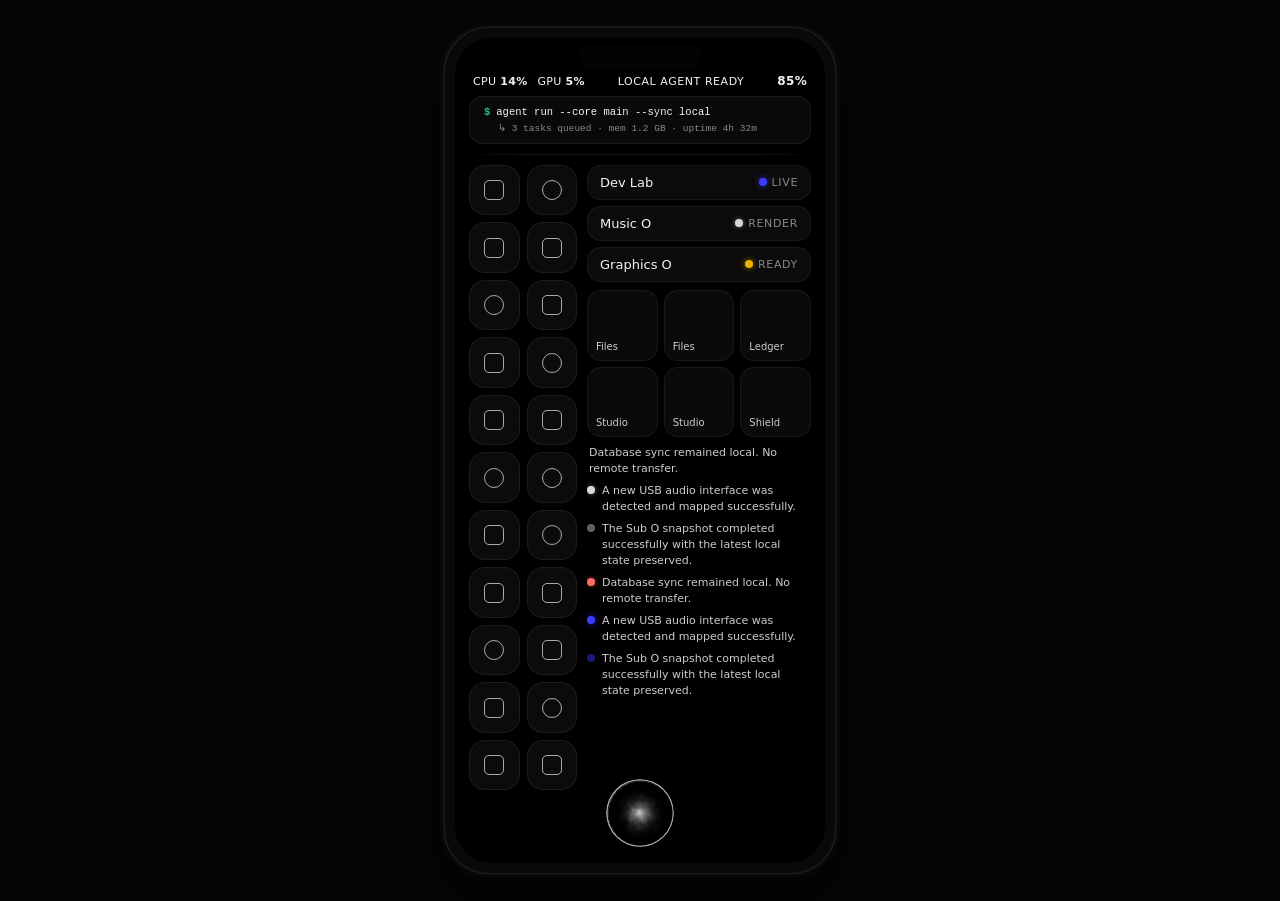
<file: index.html>
<!DOCTYPE html>
<html lang="en">
<head>
  <meta charset="UTF-8" />
  <meta name="viewport" content="width=device-width, initial-scale=1.0" />
  <title>O Main UI Preview</title>
  <link rel="stylesheet" href="./styles.css" />
</head>
<body>
  <div class="stage">
    <div class="phone">
      <div class="screen" id="screenRoot">
        <div class="notch"></div>
        <button class="pull-zone" id="pullZone" aria-label="Open system overlay"></button>

        <!-- STATUS BAR -->
        <div class="statusbar" id="statusBar">
          <span class="s-item">CPU <b>14%</b></span>
          <span class="s-item">GPU <b>5%</b></span>
          <span class="s-item s-agent">LOCAL AGENT READY</span>
          <span class="s-item s-batt"><b>85%</b></span>
        </div>

        <!-- TERMINAL — click to expand -->
        <section class="terminal" id="terminalSection">
          <div class="terminal-body" id="terminalToggle" role="button" tabindex="0" aria-label="Open terminal">
            <div class="t-line-primary">
              <span class="t-caret">$</span>
              <span class="t-cmd">agent run --core main --sync local</span>
            </div>
            <div class="t-line-secondary">
              <span class="t-dim">↳ 3 tasks queued · mem 1.2 GB · uptime 4h 32m</span>
            </div>
          </div>
        </section>

        <div class="h-divider"></div>

        <!-- MAIN AREA -->
        <main class="main">
          <!-- LEFT: ICON GRID -->
          <section class="grid-panel">
            <div class="icon-grid">
              <div class="slot"><div class="glyph sq"></div></div>
              <div class="slot"><div class="glyph ci"></div></div>
              <div class="slot"><div class="glyph sq"></div></div>
              <div class="slot"><div class="glyph sq"></div></div>
              <div class="slot"><div class="glyph ci"></div></div>
              <div class="slot"><div class="glyph sq"></div></div>
              <div class="slot"><div class="glyph sq"></div></div>
              <div class="slot"><div class="glyph ci"></div></div>
              <div class="slot"><div class="glyph sq"></div></div>
              <div class="slot"><div class="glyph sq"></div></div>
              <div class="slot"><div class="glyph ci"></div></div>
              <div class="slot"><div class="glyph sq rnd"></div></div>
              <div class="slot"><div class="glyph sq"></div></div>
              <div class="slot"><div class="glyph ci"></div></div>
              <div class="slot"><div class="glyph sq"></div></div>
              <div class="slot"><div class="glyph sq"></div></div>
              <div class="slot"><div class="glyph ci"></div></div>
              <div class="slot"><div class="glyph sq"></div></div>
              <div class="slot"><div class="glyph sq"></div></div>
              <div class="slot"><div class="glyph ci"></div></div>
              <div class="slot"><div class="glyph sq"></div></div>
              <div class="slot"><div class="glyph sq"></div></div>
            </div>
          </section>

          <!-- RIGHT COLUMN -->
          <section class="right-column">
            <!-- SUB-O LIST -->
            <section class="subo-list">
              <div class="chip">
                <span class="chip-name">Dev Lab</span>
                <small class="chip-status"><span class="dot dot-blue"></span>LIVE</small>
              </div>
              <div class="chip">
                <span class="chip-name">Music O</span>
                <small class="chip-status"><span class="dot dot-white"></span>RENDER</small>
              </div>
              <div class="chip">
                <span class="chip-name">Graphics O</span>
                <small class="chip-status"><span class="dot dot-yellow"></span>READY</small>
              </div>
            </section>

            <!-- PINNED APPS 3x2 -->
            <section class="pinned-apps">
              <div class="pinned-grid">
                <div class="app-tile"><span>Files</span></div>
                <div class="app-tile"><span>Files</span></div>
                <div class="app-tile"><span>Ledger</span></div>
                <div class="app-tile"><span>Studio</span></div>
                <div class="app-tile"><span>Studio</span></div>
                <div class="app-tile"><span>Shield</span></div>
              </div>
            </section>

            <!-- SYSTEM FEED -->
            <section class="system-feed">
              <p class="feed-plain">Database sync remained local. No remote transfer.</p>
              <div class="feed-item"><span class="dot dot-white"></span><span>A new USB audio interface was detected and mapped successfully.</span></div>
              <div class="feed-item"><span class="dot dot-white dot-dim"></span><span>The Sub O snapshot completed successfully with the latest local state preserved.</span></div>
              <div class="feed-item"><span class="dot dot-red"></span><span>Database sync remained local. No remote transfer.</span></div>
              <div class="feed-item"><span class="dot dot-blue"></span><span>A new USB audio interface was detected and mapped successfully.</span></div>
              <div class="feed-item"><span class="dot dot-blue dot-dim"></span><span>The Sub O snapshot completed successfully with the latest local state preserved.</span></div>
            </section>
          </section>
        </main>

        <!-- MAIN BUTTON — sun canvas -->
        <button class="floating-main-button" id="mainButton" aria-label="Main button">
          <div class="main-button-inner">
            <canvas id="sunButtonCanvas" aria-hidden="true"></canvas>
          </div>
        </button>

        <!-- SYSTEM OVERLAY -->
        <section class="system-overlay" id="systemOverlay" aria-hidden="true">
          <div class="system-overlay-panel">
            <button class="overlay-close-button" id="overlayCloseButton" aria-label="Return to home">O</button>
            <div class="overlay-centerpiece">
              <canvas id="sunOverlayCanvas" aria-hidden="true"></canvas>
            </div>
            <!-- INFO ROWS -->
            <div class="overlay-info">
              <div class="overlay-row">
                <span class="overlay-label">Main Agent</span>
                <span class="overlay-value">main-core</span>
              </div>
              <div class="overlay-row">
                <span class="overlay-label">API</span>
                <span class="overlay-value">127.0.0.1:9090</span>
              </div>
              <div class="overlay-row">
                <span class="overlay-label">Local</span>
                <span class="overlay-value">localhost</span>
              </div>
              <div class="overlay-row">
                <span class="overlay-label">Status</span>
                <span class="overlay-value overlay-value-online">
                  <span class="dot dot-red"></span>Online
                </span>
              </div>
            </div>
          </div>
        </section>

        <!-- TERMINAL FULL-PAGE OVERLAY -->
        <section class="terminal-overlay" id="terminalOverlay" aria-hidden="true">
          <div class="terminal-overlay-panel">
            <div class="tov-header">
              <span class="tov-title">terminal <span class="tov-pid">— pid 1847</span></span>
              <button class="tov-close" id="terminalOverlayClose" aria-label="Close terminal">✕</button>
            </div>
            <div class="tov-body" id="tovBody">
              <div class="tov-line"><span class="tov-ts">04:32:01</span><span class="tov-ok">[OK]</span><span> agent core initialised · main-core v2.1.4</span></div>
              <div class="tov-line"><span class="tov-ts">04:32:01</span><span class="tov-ok">[OK]</span><span> local bus bound → 127.0.0.1:9090</span></div>
              <div class="tov-line"><span class="tov-ts">04:32:02</span><span class="tov-info">[--]</span><span> scanning sub-agents…</span></div>
              <div class="tov-line"><span class="tov-ts">04:32:02</span><span class="tov-ok">[OK]</span><span> Dev Lab attached · status LIVE</span></div>
              <div class="tov-line"><span class="tov-ts">04:32:03</span><span class="tov-ok">[OK]</span><span> Music O attached · status RENDER</span></div>
              <div class="tov-line"><span class="tov-ts">04:32:03</span><span class="tov-warn">[!]</span><span> Graphics O idle — awaiting task dispatch</span></div>
              <div class="tov-line"><span class="tov-ts">04:32:04</span><span class="tov-info">[--]</span><span> mem 1.2 GB / 8 GB · cpu 14% · gpu 5%</span></div>
              <div class="tov-line"><span class="tov-ts">04:32:05</span><span class="tov-warn">[!]</span><span> db sync skipped — remote unreachable, local only</span></div>
              <div class="tov-line"><span class="tov-ts">04:32:06</span><span class="tov-ok">[OK]</span><span> USB audio interface detected → /dev/snd/pcmC1D0c</span></div>
              <div class="tov-line"><span class="tov-ts">04:32:07</span><span class="tov-ok">[OK]</span><span> snapshot saved · hash a3f9c12</span></div>
              <div class="tov-line"><span class="tov-ts">04:32:08</span><span class="tov-err">[✗]</span><span> remote sync failed — 2 alerts pending</span></div>
              <div class="tov-line"><span class="tov-ts">04:32:09</span><span class="tov-info">[--]</span><span> watchdog active · interval 30s</span></div>
              <div class="tov-line tov-prompt"><span class="tov-caret">$</span><span class="tov-input">agent run --core main --sync local</span><span class="tov-cursor">█</span></div>
            </div>
          </div>
        </section>

      </div>
    </div>
  </div>
  <script src="./js/main.js"></script>
</body>
</html>
</file>
<file: styles.css>
:root {
  --bg: #000;
  --fg: #f4f4f4;
  --muted: #888;
  --line: #222;
  --accent: #17d07a;
  --panel: rgba(255,255,255,0.04);
  --warning: #ffb347;
  --danger: #ff6961;
  --radius: 28px;
  --font: Inter, ui-sans-serif, system-ui, -apple-system, BlinkMacSystemFont, "Segoe UI", sans-serif;
}
* { box-sizing: border-box; margin: 0; padding: 0; }
html, body {
  min-height: 100%;
  background: #050505;
  color: var(--fg);
  font-family: var(--font);
}
body {
  display: grid;
  place-items: center;
  padding: 28px;
}
.stage {
  width: 100%;
  display: grid;
  place-items: center;
}

/* ───── PHONE SHELL ───── */
.phone {
  width: min(390px, 100%);
  aspect-ratio: 9 / 19.5;
  border-radius: 44px;
  background: #090909;
  padding: 10px;
  box-shadow:
    0 0 0 1.5px #1c1c1c,
    0 0 0 5px #080808,
    0 32px 80px rgba(0,0,0,.6);
  position: relative;
}
.screen {
  position: relative;
  width: 100%;
  height: 100%;
  border-radius: 36px;
  background: #000;
  overflow: hidden;
  display: flex;
  flex-direction: column;
}
.notch {
  position: absolute;
  top: 8px;
  left: 50%;
  transform: translateX(-50%);
  width: 120px;
  height: 24px;
  border-radius: 0 0 16px 16px;
  background: #030303;
  z-index: 20;
}
.pull-zone {
  position: absolute;
  top: 0; left: 0;
  width: 100%; height: 80px;
  border: 0; background: transparent;
  z-index: 18; cursor: pointer;
}

/* ───── STATUS BAR ───── */
.statusbar {
  display: flex;
  align-items: center;
  gap: 10px;
  padding: 36px 18px 8px;
  font-size: 11px;
  letter-spacing: .03em;
  color: var(--fg);
  z-index: 3;
  flex-shrink: 0;
}
.s-item {
  white-space: nowrap;
  color: var(--fg);
  font-size: 11px;
}
.s-item b { font-weight: 600; }
.s-agent {
  flex: 1;
  text-align: center;
  letter-spacing: .05em;
  font-size: 11px;
}
.s-batt {
  margin-left: auto;
  font-size: 12px;
}

/* ───── TERMINAL ───── */
.terminal {
  margin: 0 14px 0;
  flex-shrink: 0;
}
.terminal-body {
  font-family: ui-monospace, SFMono-Regular, Menlo, Monaco, Consolas, monospace;
  background: rgba(255,255,255,.035);
  border: 1px solid rgba(255,255,255,.07);
  border-radius: 14px;
  padding: 8px 14px;
  cursor: pointer;
  transition: background .15s ease;
  display: flex;
  flex-direction: column;
  gap: 2px;
}
.terminal-body:hover {
  background: rgba(255,255,255,.055);
}
.t-line-primary {
  display: flex;
  align-items: center;
  gap: 0;
  font-size: 10.5px;
  line-height: 1.4;
}
.t-line-secondary {
  font-size: 9.5px;
  line-height: 1.4;
  padding-left: 14px;
}
.t-caret {
  color: var(--accent);
  font-weight: 700;
  margin-right: 6px;
}
.t-cmd { color: var(--fg); }
.t-sep { color: var(--muted); margin: 0 2px; }
.t-dim { color: var(--muted); }

/* ───── HORIZONTAL DIVIDER ───── */
.h-divider {
  height: 1px;
  background: linear-gradient(90deg, transparent 0%, rgba(255,255,255,.08) 20%, rgba(255,255,255,.08) 80%, transparent 100%);
  margin: 10px 0 6px;
  flex-shrink: 0;
}

/* ───── MAIN 2-COL LAYOUT ───── */
.main {
  flex: 1;
  display: grid;
  grid-template-columns: 108px 1fr;
  gap: 10px;
  padding: 4px 14px 88px;
  min-height: 0;
  overflow: hidden;
}

/* ───── LEFT: ICON GRID ───── */
.grid-panel {
  display: flex;
  flex-direction: column;
  min-height: 0;
}
.icon-grid {
  display: grid;
  grid-template-columns: repeat(2, 1fr);
  gap: 7px;
  align-content: start;
}
.slot {
  aspect-ratio: 1;
  border-radius: 16px;
  background: rgba(255,255,255,.045);
  border: 1px solid rgba(255,255,255,.07);
  display: grid;
  place-items: center;
}
.glyph {
  width: 20px;
  height: 20px;
  border: 1.5px solid rgba(255,255,255,.65);
}
.glyph.sq  { border-radius: 5px; }
.glyph.ci  { border-radius: 50%; }
.glyph.rnd { border-radius: 10px; }

/* ───── RIGHT COLUMN ───── */
.right-column {
  display: flex;
  flex-direction: column;
  gap: 8px;
  min-height: 0;
  overflow: hidden;
}

/* SUB-O CHIPS */
.subo-list {
  display: flex;
  flex-direction: column;
  gap: 6px;
}
.chip {
  display: flex;
  justify-content: space-between;
  align-items: center;
  padding: 9px 12px;
  border-radius: 14px;
  background: rgba(255,255,255,.045);
  border: 1px solid rgba(255,255,255,.06);
}
.chip-name {
  font-size: 13px;
  font-weight: 500;
  color: var(--fg);
}
.chip-status {
  display: flex;
  align-items: center;
  gap: 5px;
  font-size: 11px;
  letter-spacing: .06em;
  color: var(--muted);
  font-weight: 500;
}

/* ───── DOTS ───── */
.dot {
  display: inline-block;
  width: 8px;
  height: 8px;
  border-radius: 50%;
  flex-shrink: 0;
}
.dot-blue   { background: #3a3aff; box-shadow: 0 0 6px rgba(58,58,255,.7); }
.dot-white  { background: #d8d8d8; box-shadow: 0 0 5px rgba(200,200,200,.5); }
.dot-yellow { background: #e8b400; box-shadow: 0 0 6px rgba(232,180,0,.6); }
.dot-red    {
  background: var(--danger);
  box-shadow: 0 0 5px rgba(255,105,97,.5);
  animation: pulse-red 1.2s ease-in-out infinite;
}
.dot-dim    { opacity: .45; box-shadow: none; }

/* Red dot always blinks — including when dot-dim is combined */
.dot-red.dot-dim {
  animation: pulse-red 1.2s ease-in-out infinite;
}

@keyframes pulse-red {
  0%, 100% { opacity: 1; box-shadow: 0 0 5px rgba(255,105,97,.5); }
  50%       { opacity: 0.15; box-shadow: none; }
}

/* PINNED APPS 3×2 */
.pinned-apps { flex-shrink: 0; }
.pinned-grid {
  display: grid;
  grid-template-columns: repeat(3, 1fr);
  gap: 6px;
}
.app-tile {
  border-radius: 14px;
  aspect-ratio: 1;
  background: rgba(255,255,255,.04);
  border: 1px solid rgba(255,255,255,.06);
  display: flex;
  align-items: flex-end;
  padding: 8px;
}
.app-tile span {
  font-size: 10px;
  color: #ccc;
  font-weight: 400;
}

/* SYSTEM FEED */
.system-feed {
  display: flex;
  flex-direction: column;
  gap: 6px;
  overflow: hidden;
}
.feed-plain {
  font-size: 11px;
  color: #ccc;
  line-height: 1.45;
  padding: 0 2px;
}
.feed-item {
  display: flex;
  align-items: flex-start;
  gap: 7px;
  font-size: 11px;
  color: #ccc;
  line-height: 1.45;
}
.feed-item .dot {
  margin-top: 3px;
  flex-shrink: 0;
}

/* ───── FLOATING MAIN BUTTON ───── */
.floating-main-button {
  position: absolute;
  left: 50%;
  bottom: 16px;
  transform: translateX(-50%);
  width: 68px;
  height: 68px;
  border-radius: 50%;
  border: none;
  background: transparent;
  box-shadow: none;
  z-index: 5;
  display: grid;
  place-items: center;
  cursor: pointer;
  padding: 0;
}
.main-button-inner {
  width: 100%;
  height: 100%;
  border-radius: 50%;
  overflow: hidden;
  display: grid;
  place-items: center;
}
#sunButtonCanvas {
  width: 100%;
  height: 100%;
  display: block;
  border-radius: 50%;
}
#sunOverlayCanvas {
  width: 100%;
  height: 100%;
  display: block;
  border-radius: 50%;
}

/* ───── SYSTEM OVERLAY ───── */
.system-overlay {
  position: absolute;
  inset: 0;
  z-index: 30;
  opacity: 0;
  pointer-events: none;
  transform: translateY(-100%);
  transition: transform .42s ease, opacity .32s ease;
}
.system-overlay.is-open {
  opacity: 1;
  pointer-events: auto;
  transform: translateY(0);
}
.system-overlay-panel {
  position: absolute;
  inset: 0;
  background: rgba(10,10,10,.10);
  backdrop-filter: blur(16px);
  -webkit-backdrop-filter: blur(16px);
  display: flex;
  flex-direction: column;
  align-items: center;
  justify-content: center;
  gap: 20px;
  padding: 24px 20px 28px;
}
.system-overlay-panel::before {
  content: "";
  position: absolute;
  inset: 0;
  background: linear-gradient(180deg, rgba(255,255,255,.04), rgba(255,255,255,.01) 26%, rgba(255,255,255,.03) 100%);
  pointer-events: none;
}
.overlay-close-button {
  position: absolute;
  top: 24px;
  right: 20px;
  width: 32px;
  height: 32px;
  border-radius: 50%;
  border: 1px solid rgba(255,255,255,.3);
  background: rgba(0,0,0,.18);
  color: #fff;
  font-size: 14px;
  font-weight: 600;
  display: grid;
  place-items: center;
  z-index: 2;
  cursor: pointer;
}
.overlay-centerpiece {
  width: 148px;
  height: 148px;
  display: grid;
  place-items: center;
  position: relative;
  z-index: 1;
}

/* ───── OVERLAY INFO ROWS ───── */
.overlay-info {
  width: 100%;
  display: flex;
  flex-direction: column;
  gap: 8px;
  position: relative;
  z-index: 1;
}
.overlay-row {
  display: flex;
  align-items: center;
  background: rgba(255,255,255,.04);
  border: 1px solid rgba(255,255,255,.08);
  border-radius: 14px;
  padding: 11px 16px;
}
.overlay-label {
  font-size: 12px;
  color: var(--muted);
  font-weight: 400;
  letter-spacing: .03em;
  min-width: 78px;
}
.overlay-value {
  font-size: 13px;
  color: var(--fg);
  font-weight: 600;
  letter-spacing: .01em;
}
.overlay-value-online {
  display: flex;
  align-items: center;
  gap: 7px;
}

/* ───── TERMINAL FULL-PAGE OVERLAY ───── */
.terminal-overlay {
  position: absolute;
  inset: 0;
  z-index: 40;
  opacity: 0;
  pointer-events: none;
  transform: translateY(100%);
  transition: transform .38s cubic-bezier(.4,0,.2,1), opacity .28s ease;
}
.terminal-overlay.is-open {
  opacity: 1;
  pointer-events: auto;
  transform: translateY(0);
}
.terminal-overlay-panel {
  position: absolute;
  inset: 0;
  background: #050505;
  border-radius: 36px;
  display: flex;
  flex-direction: column;
  overflow: hidden;
}
.tov-header {
  display: flex;
  align-items: center;
  justify-content: space-between;
  padding: 44px 16px 10px;
  border-bottom: 1px solid rgba(255,255,255,.06);
  flex-shrink: 0;
}
.tov-title {
  font-family: ui-monospace, SFMono-Regular, Menlo, Monaco, Consolas, monospace;
  font-size: 11px;
  color: var(--accent);
  letter-spacing: .08em;
  text-transform: lowercase;
}
.tov-pid {
  color: var(--muted);
  font-size: 10px;
}
.tov-close {
  background: transparent;
  border: 1px solid rgba(255,255,255,.2);
  border-radius: 50%;
  width: 26px;
  height: 26px;
  color: var(--muted);
  font-size: 10px;
  cursor: pointer;
  display: grid;
  place-items: center;
}
.tov-body {
  flex: 1;
  overflow-y: auto;
  padding: 14px 16px 24px;
  display: flex;
  flex-direction: column;
  gap: 3px;
}
.tov-line {
  font-family: ui-monospace, SFMono-Regular, Menlo, Monaco, Consolas, monospace;
  font-size: 10px;
  line-height: 1.55;
  color: rgba(255,255,255,.65);
  display: flex;
  align-items: baseline;
  gap: 8px;
}
.tov-ts {
  color: rgba(255,255,255,.22);
  flex-shrink: 0;
  font-size: 9.5px;
}
.tov-ok   { color: var(--accent); flex-shrink: 0; font-weight: 600; font-size: 9.5px; }
.tov-warn { color: var(--warning); flex-shrink: 0; font-weight: 600; font-size: 9.5px; }
.tov-err  { color: var(--danger);  flex-shrink: 0; font-weight: 600; font-size: 9.5px; }
.tov-info { color: var(--muted);   flex-shrink: 0; font-weight: 400; font-size: 9.5px; }
.tov-prompt {
  margin-top: 8px;
  color: var(--fg);
}
.tov-caret {
  color: var(--accent);
  font-weight: 700;
}
.tov-input {
  color: var(--fg);
}
.tov-cursor {
  color: var(--accent);
  animation: blink-cursor .9s step-end infinite;
}
@keyframes blink-cursor {
  0%, 100% { opacity: 1; }
  50%       { opacity: 0; }
}

@media (max-width: 420px) {
  body { padding: 10px; }
  .phone { width: 100%; }
  .main { grid-template-columns: 100px 1fr; gap: 8px; padding: 4px 10px 80px; }
}
</file>
